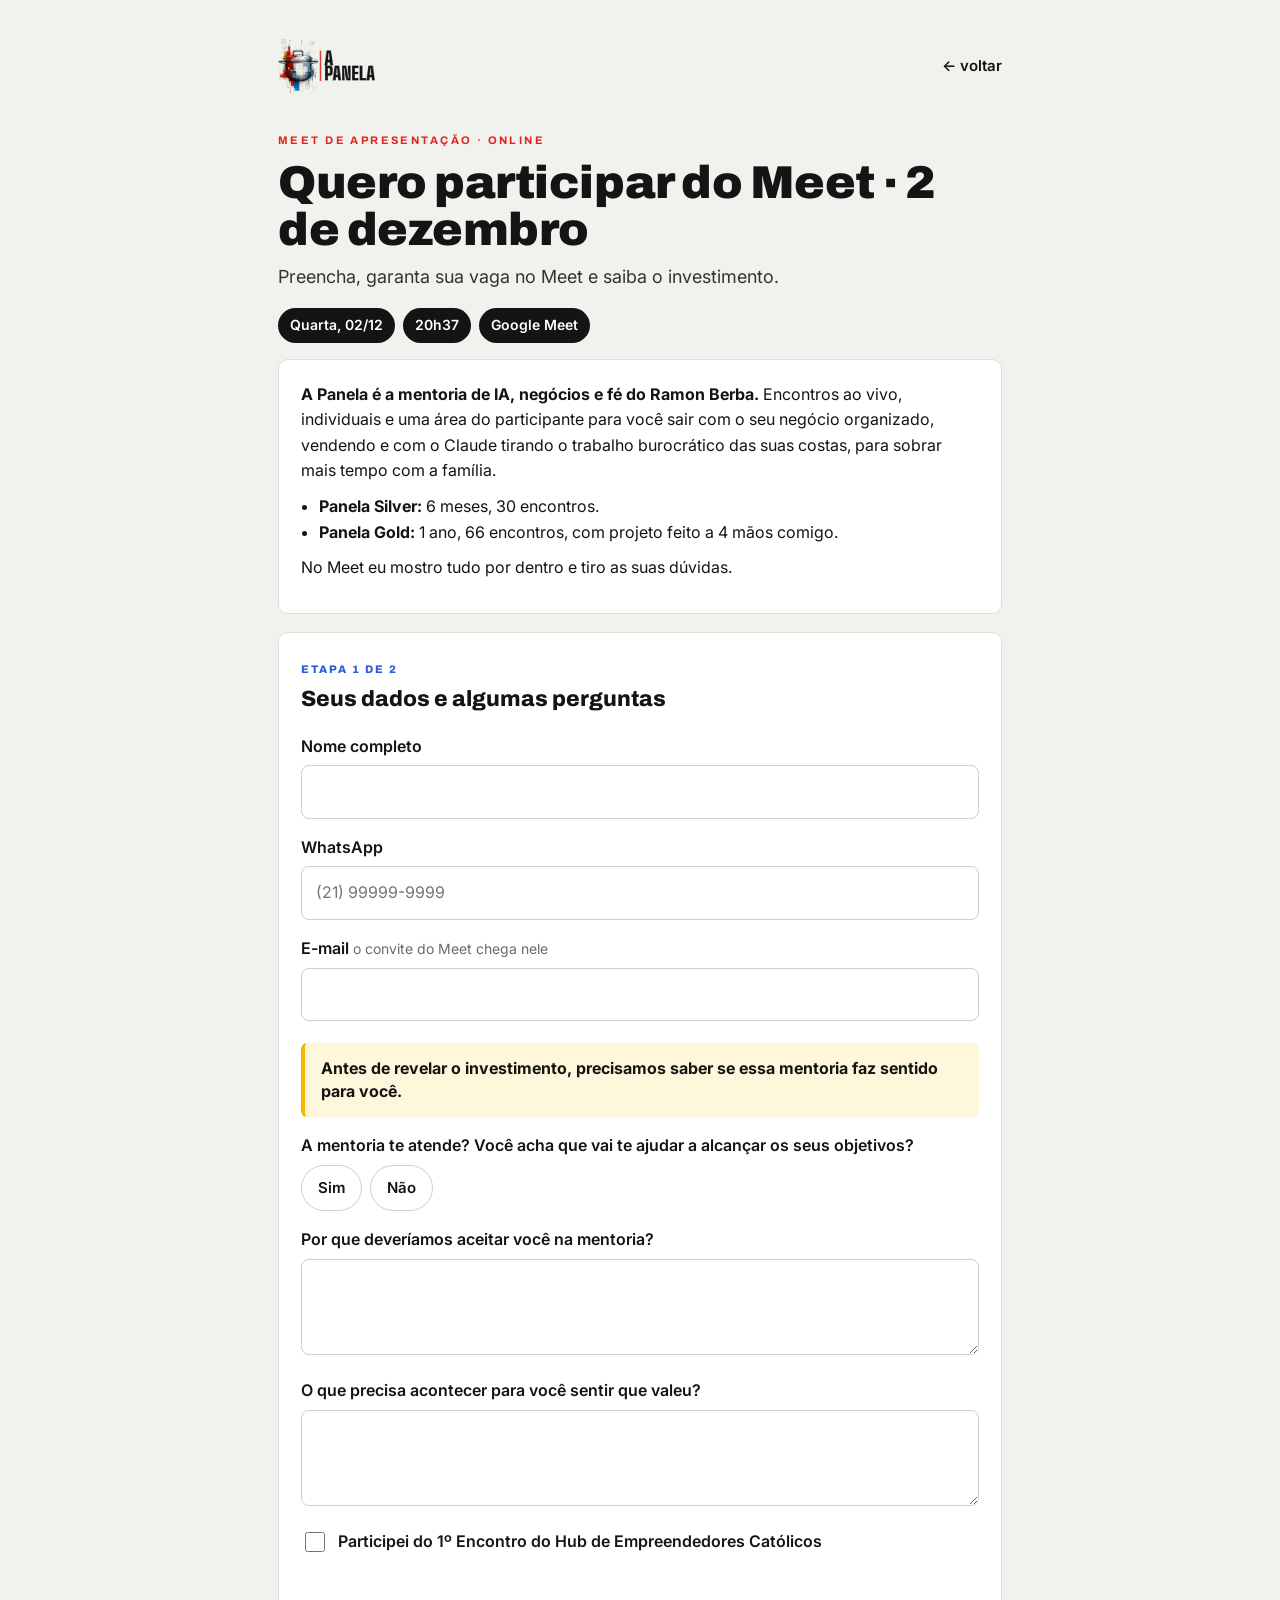
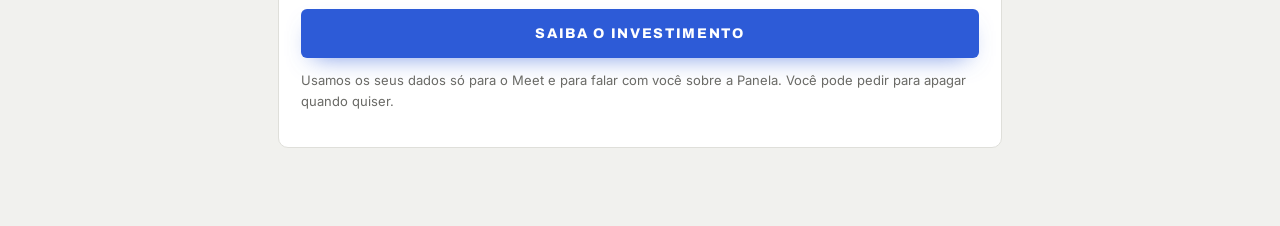
<file: entender/index.html>
<!doctype html>
<html lang="pt-BR">
<head>
<meta charset="utf-8">
<meta name="viewport" content="width=device-width,initial-scale=1,viewport-fit=cover">
<title>Meet de apresentação · A Panela</title>
<meta name="description" content="Garanta sua vaga no Meet de apresentação da Panela, a mentoria de IA, negócios e fé do Ramon Berba.">
<meta name="robots" content="noindex">
<link rel="preconnect" href="https://fonts.googleapis.com"><link rel="preconnect" href="https://fonts.gstatic.com" crossorigin>
<link rel="stylesheet" href="https://fonts.googleapis.com/css2?family=Archivo:wght@400;500;600;700;800;900&family=Inter:wght@300;400;500;600&display=swap">
<style>
:root{--bg:#F1F1EE;--surface:#fff;--ink:#141414;--muted:#6A6A66;--line:#DFDFDA;--azul:#2D5BD7;--vermelho:#E2231A;--amarelo:#F5B800;
--display:"Archivo","Arial Narrow",system-ui,sans-serif;--texto:"Inter",system-ui,-apple-system,"Segoe UI",sans-serif;color-scheme:light}
*{box-sizing:border-box}
body{margin:0;background:var(--bg);color:var(--ink);font-family:var(--texto);font-size:16px;line-height:1.6}
a{color:inherit}
[hidden]{display:none!important}
.wrap{max-width:760px;margin:0 auto;padding:28px max(18px,env(safe-area-inset-left,0px)) 60px}
.topo{display:flex;align-items:center;gap:12px;margin-bottom:22px}
.topo img{height:56px;width:auto;object-fit:contain;display:block}
.topo a{font-size:15px;font-weight:600;color:var(--ink);text-decoration:none;margin-left:auto;padding:10px 0}
.rot{font-family:var(--display);font-size:11px;font-weight:700;letter-spacing:.22em;text-transform:uppercase;color:var(--vermelho)}
h1{font-family:var(--display);font-weight:900;font-size:clamp(30px,6vw,46px);line-height:1.02;letter-spacing:-.01em;margin:8px 0 10px}
h2{font-family:var(--display);font-weight:800;font-size:22px;margin:0 0 10px}
.subt{margin:0 0 12px;font-size:18px;color:#333}
.data{display:inline-flex;flex-wrap:wrap;gap:8px;margin:4px 0 16px}
.data span{background:var(--ink);color:#fff;border-radius:999px;padding:6px 12px;font-size:14px;font-weight:600}
.card{background:var(--surface);border:1px solid var(--line);border-radius:10px;padding:22px;margin:0 0 18px}
.resumo p{margin:0 0 10px}
.resumo ul{margin:6px 0 0;padding-left:18px}
.passo{display:inline-block;font-family:var(--display);font-size:11px;font-weight:800;letter-spacing:.18em;text-transform:uppercase;color:var(--azul);margin-bottom:4px}
label.t,p.t{display:block;font-weight:600;margin:16px 0 6px}
.opt{font-weight:400;color:var(--muted);font-size:14px}
input[type=text],input[type=tel],input[type=email],textarea{width:100%;padding:13px 14px;border:1px solid #cfcfca;border-radius:8px;font:inherit;background:#fff;color:var(--ink)}
textarea{min-height:96px;resize:vertical}
.chips{display:flex;flex-wrap:wrap;gap:8px}
.chips label{cursor:pointer}
.chips input{position:absolute;opacity:0;pointer-events:none}
.chips span{display:inline-block;padding:10px 16px;border:1.5px solid #cfcfca;border-radius:999px;background:#fff;font-weight:600;font-size:15px}
.chips input:checked+span{border-color:var(--azul);background:var(--azul);color:#fff}
.chips input:focus-visible+span{outline:2px solid var(--azul);outline-offset:2px}
.check{display:flex;gap:10px;align-items:flex-start;margin-top:16px;font-weight:600}
.check input{width:20px;height:20px;margin-top:3px}
.btn{display:inline-flex;align-items:center;justify-content:center;gap:10px;width:100%;margin-top:22px;font-family:var(--display);font-size:14px;font-weight:800;letter-spacing:.12em;text-transform:uppercase;padding:17px 22px;border-radius:6px;border:0;background:var(--azul);color:#fff;cursor:pointer;text-decoration:none;box-shadow:0 10px 24px -12px rgba(45,91,215,.7)}
.btn[disabled]{opacity:.6;cursor:wait}
.btn.sec{background:#fff;color:var(--azul);border:1.5px solid var(--azul);box-shadow:none;margin-top:10px}
.msg{min-height:22px;margin:10px 0 0;color:var(--vermelho);font-weight:600}
.lgpd{font-size:13px;color:var(--muted);margin-top:12px}
.aviso-sentido{margin:22px 0 4px;padding:14px 16px;border-left:4px solid var(--amarelo);background:#FFF7DB;border-radius:6px;font-weight:700;font-size:16px;line-height:1.45}
.isca{position:absolute;left:-9999px;width:1px;height:1px;opacity:0}
/* etapa 2 */
.entra{animation:entra .7s ease both}
@keyframes entra{from{opacity:0;transform:translateY(18px)}to{opacity:1;transform:none}}
.precos{display:grid;grid-template-columns:1fr 1fr;gap:14px}
@media(max-width:640px){.precos{grid-template-columns:1fr}}
.preco{position:relative;border-radius:12px;padding:20px;overflow:hidden;opacity:0;transform:translateY(16px) scale(.98);transition:opacity .7s ease,transform .7s ease}
.preco.on{opacity:1;transform:none}
.preco.silver{background:linear-gradient(150deg,#f4f6f8,#d9dee3);border:1px solid #c5ccd3}
.preco.gold{background:linear-gradient(150deg,#1d1a12,#3a2f12);color:#fff;border:1px solid #8d6418}
.preco img{width:64px;height:57px;object-fit:cover;border-radius:8px;display:block;margin-bottom:8px}
.preco .nome{font-family:var(--display);font-weight:800;font-size:20px}
.preco .per{font-size:14px;opacity:.8;margin-bottom:10px}
.preco .rot2{font-size:12px;font-weight:700;letter-spacing:.12em;text-transform:uppercase;opacity:.75}
.preco .parc{font-family:var(--display);font-weight:900;font-size:clamp(24px,7vw,32px);white-space:nowrap;line-height:1.05;margin:2px 0 6px}
.preco .linha{margin:4px 0 0;font-size:15px}
.preco .total{font-size:14px;opacity:.75}
.preco .hub{margin-top:12px;padding:10px 12px;border-radius:8px;background:rgba(245,184,0,.18);font-size:14px}
@media (prefers-reduced-motion:reduce){.preco,.entra{transition:none;animation:none}}
.ok-meet{background:#E9F7EF;border:1px solid #b7e3c7;border-radius:10px;padding:16px 18px;margin:0 0 18px}
.ok-meet b{display:block;font-size:20px;margin-bottom:4px}
.agenda{display:flex;flex-wrap:wrap;gap:10px;margin-top:12px}
.agenda a{flex:1;min-width:200px;margin-top:0}
</style>
</head>
<body>
<div class="wrap">
  <div class="topo"><a href="../" aria-label="A Panela, voltar ao início" style="margin:0"><img src="../logo-h-web.png" alt="A Panela"></a><a href="../">&larr; voltar</a></div>

  <section id="cabeca">
    <span class="rot">Meet de apresentação · online</span>
    <h1>Quero participar do Meet · <span id="t-data">2 de dezembro</span></h1>
    <p class="subt">Preencha, garanta sua vaga no Meet e saiba o investimento.</p>
    <div class="data"><span id="t-dia">Quarta, 02/12</span><span id="t-hora">20h37</span><span>Google Meet</span></div>
    <div class="card resumo">
      <p><b>A Panela é a mentoria de IA, negócios e fé do Ramon Berba.</b> Encontros ao vivo, individuais e uma área do participante para você sair com o seu negócio organizado, vendendo e com o Claude tirando o trabalho burocrático das suas costas, para sobrar mais tempo com a família.</p>
      <ul><li><b>Panela Silver:</b> 6 meses, 30 encontros.</li><li><b>Panela Gold:</b> 1 ano, 66 encontros, com projeto feito a 4 mãos comigo.</li></ul>
      <p style="margin-top:10px">No Meet eu mostro tudo por dentro e tiro as suas dúvidas.</p>
    </div>
  </section>

  <!-- ETAPA 1 -->
  <form class="card" id="etapa1" novalidate>
    <span class="passo">Etapa 1 de 2</span>
    <h2>Seus dados e algumas perguntas</h2>
    <label class="t" for="nome">Nome completo</label><input id="nome" name="nome" type="text" autocomplete="name" required>
    <label class="t" for="whatsapp">WhatsApp</label><input id="whatsapp" name="whatsapp" type="tel" inputmode="tel" autocomplete="tel" placeholder="(21) 99999-9999" required>
    <label class="t" for="email">E-mail <span class="opt">o convite do Meet chega nele</span></label><input id="email" name="email" type="email" autocomplete="email" required>
    <div class="aviso-sentido">Antes de revelar o investimento, precisamos saber se essa mentoria faz sentido para você.</div>
    <p class="t">A mentoria te atende? Você acha que vai te ajudar a alcançar os seus objetivos?</p>
    <div class="chips"><label><input type="radio" name="atende" value="sim" required><span>Sim</span></label><label><input type="radio" name="atende" value="nao"><span>Não</span></label></div>
    <label class="t" for="porque">Por que deveríamos aceitar você na mentoria?</label><textarea id="porque" name="porque" maxlength="1200" required></textarea>
    <label class="t" for="valeu">O que precisa acontecer para você sentir que valeu?</label><textarea id="valeu" name="valeu" maxlength="1200" required></textarea>
    <label class="check"><input type="checkbox" name="hub" value="1"> Participei do 1º Encontro do Hub de Empreendedores Católicos</label>
    <input class="isca" name="site" type="text" tabindex="-1" autocomplete="off" aria-hidden="true">
    <p class="msg" id="msg1" role="status"></p>
    <button class="btn" type="submit" id="bt1">Saiba o investimento</button>
    <p class="lgpd">Usamos os seus dados só para o Meet e para falar com você sobre a Panela. Você pode pedir para apagar quando quiser.</p>
  </form>

  <!-- ETAPA 2 -->
  <form class="card entra" id="etapa2" hidden novalidate>
    <span class="passo">Etapa 2 de 2</span>
    <h2>O investimento</h2>
    <div class="precos" id="precos"></div>
    <p class="t" style="margin-top:22px">Faz sentido para você, nesse investimento, ter seus problemas resolvidos, dominar a IA no seu negócio, construir aplicativos e sites e ter alguém te acompanhando de perto?</p>
    <div class="chips"><label><input type="radio" name="faz_sentido" value="sim"><span>Sim, faz sentido</span></label><label><input type="radio" name="faz_sentido" value="meet"><span>Quero entender melhor no Meet</span></label></div>
    <p class="t">Para tudo o que a Panela entrega, o que você acha desse investimento?</p>
    <div class="chips"><label><input type="radio" name="percepcao" value="justo"><span>Justo pelo que entrega</span></label><label><input type="radio" name="percepcao" value="alto_vale"><span>Alto, mas vale a pena</span></label><label><input type="radio" name="percepcao" value="alto_momento"><span>Alto para o meu momento</span></label></div>
    <p class="t">Qual panela combina com você?</p>
    <div class="chips"><label><input type="radio" name="plano" value="silver"><span>Silver · 6 meses</span></label><label><input type="radio" name="plano" value="gold"><span>Gold · 1 ano</span></label></div>
    <p class="t">Qual forma se enquadra na sua realidade?</p>
    <div class="chips"><label><input type="radio" name="forma" value="12x"><span>12x no cartão</span></label><label><input type="radio" name="forma" value="pix"><span>À vista no Pix</span></label></div>
    <p class="msg" id="msg2" role="status"></p>
    <button class="btn" type="submit" id="bt2">Confirmar minha vaga no Meet</button>
  </form>

  <!-- CONFIRMAÇÃO -->
  <section id="confirmado" class="entra" hidden>
    <div class="ok-meet"><b>Vaga confirmada! Te vejo no Meet. 🙏</b><span id="r-quando">Quarta, 02/12, às 20h37</span> · o convite foi para o seu e-mail.
      <div class="agenda"><a class="btn" id="r-google" target="_blank" rel="noopener">Adicionar ao Google Agenda</a><a class="btn sec" id="r-ics" download="meet-panela.ics">Baixar convite (.ics)</a></div>
      <a class="btn sec" id="r-meet" target="_blank" rel="noopener">Link do Meet</a>
    </div>
    <div class="card"><h2>Próximos passos</h2><p style="margin:0">No Meet eu apresento tudo e respondo as suas dúvidas. Depois, leio a sua inscrição e respondo pelo WhatsApp. Quem for aceito recebe a data do 1º encontro, o link para agendar o individual e o link de pagamento.</p></div>
  </section>
</div>

<script>
/* ===== DADOS DO MEET (troque aqui se mudar) ===== */
var MEET = {
  inicio: "2026-12-02T20:37:00-03:00",
  fim:    "2026-12-02T21:37:00-03:00",
  link:   "https://meet.google.com/fxc-joai-uzi",
  titulo: "Meet de apresentação · A Panela",
  rotuloData: "2 de dezembro", rotuloDia: "Quarta, 02/12", rotuloHora: "20h37"
};
var API = "https://angelus.ramonberba.workers.dev/candidatura";

document.getElementById("t-data").textContent = MEET.rotuloData;
document.getElementById("t-dia").textContent = MEET.rotuloDia;
document.getElementById("t-hora").textContent = MEET.rotuloHora;
(function(){ var p=new URLSearchParams(location.search).get("plano"); if(p){var r=document.querySelector('input[name=plano][value="'+p+'"]'); if(r)r.checked=true;} })();

var TOKEN = "", HUB = false;
function utc(iso){ return new Date(iso).toISOString().replace(/[-:]/g,"").replace(/\.\d{3}/,""); }
function brl(v){ return "R$ "+Number(v).toLocaleString("pt-BR",{minimumFractionDigits:2,maximumFractionDigits:2}); }
function brl0(v){ return "R$ "+Number(v).toLocaleString("pt-BR",{minimumFractionDigits:0,maximumFractionDigits:2}); }
function el(t,c,h){ var e=document.createElement(t); if(c)e.className=c; if(h!=null)e.textContent=h; return e; }
function escolha(f,n){ return (f.querySelector("input[name="+n+"]:checked")||{}).value||""; }
function postar(url,d){
  return fetch(url,{method:"POST",headers:{"Content-Type":"application/json"},body:JSON.stringify(d)})
    .then(function(r){return r.json().catch(function(){return {};}).then(function(j){ if(!r.ok||!j.ok) throw new Error(j.erro||"Não foi possível enviar."); return j; });});
}

function mostrarInvestimento(precos){
  var box=document.getElementById("precos"); box.textContent="";
  [["silver","Panela Silver","6 meses · 30 encontros","../plano-prata.jpg"],["gold","Panela Gold","1 ano · 66 encontros","../plano-ouro.jpg"]].forEach(function(d,i){
    var p=precos[d[0]]; if(!p) return;
    var c=el("div","preco "+d[0]); var img=el("img"); img.src=d[3]; img.alt=""; c.appendChild(img);
    c.appendChild(el("div","nome",d[1])); c.appendChild(el("div","per",d[2]));
    c.appendChild(el("div","rot2","No cartão"));
    c.appendChild(el("div","parc","12x de "+brl(p.cheio/12)));
    c.appendChild(el("p","linha","Ou "+brl(p.cheio*0.85)+" à vista no Pix (15% de desconto)"));
    c.appendChild(el("p","linha total","Total: "+brl0(p.cheio)));
    if(HUB && p.hub){ var hh=el("div","hub"); hh.appendChild(el("b",null,"Sua condição de quem foi ao 1º Encontro (−25%): ")); hh.appendChild(document.createTextNode("12x de "+brl(p.hub/12)+" ou "+brl(p.hub*0.85)+" no Pix. Total: "+brl0(p.hub)+".")); c.appendChild(hh); }
    box.appendChild(c); setTimeout(function(){c.classList.add("on")}, 200+i*350);
  });
}

function montarAgenda(){
  var det="Meet de apresentação da Panela com o Ramon Berba. Entre pelo link: "+MEET.link;
  document.getElementById("r-quando").textContent = MEET.rotuloDia+", às "+MEET.rotuloHora;
  document.getElementById("r-meet").href = MEET.link;
  document.getElementById("r-google").href = "https://calendar.google.com/calendar/render?action=TEMPLATE&text="+encodeURIComponent(MEET.titulo)+"&dates="+utc(MEET.inicio)+"/"+utc(MEET.fim)+"&details="+encodeURIComponent(det)+"&location="+encodeURIComponent(MEET.link)+"&ctz=America/Sao_Paulo";
  var N=String.fromCharCode(13,10);
  var ics=["BEGIN:VCALENDAR","VERSION:2.0","PRODID:-//A Panela//Meet//PT","BEGIN:VEVENT","UID:meet-panela-"+utc(MEET.inicio)+"@panela.usevox.com.br","DTSTAMP:"+utc(new Date().toISOString()),"DTSTART:"+utc(MEET.inicio),"DTEND:"+utc(MEET.fim),"SUMMARY:"+MEET.titulo,"DESCRIPTION:"+det,"LOCATION:"+MEET.link,"URL:"+MEET.link,"END:VEVENT","END:VCALENDAR"].join(N);
  document.getElementById("r-ics").href = URL.createObjectURL(new Blob([ics],{type:"text/calendar"}));
}

/* etapa 1 */
var f1=document.getElementById("etapa1"), m1=document.getElementById("msg1"), b1=document.getElementById("bt1");
f1.addEventListener("submit",function(e){
  e.preventDefault(); m1.textContent="";
  var d={ nome:f1.nome.value.trim(), whatsapp:f1.whatsapp.value.trim(), email:f1.email.value.trim(), atende:escolha(f1,"atende"),
    porque:f1.porque.value.trim(), valeu:f1.valeu.value.trim(), hub:f1.hub.checked, site:f1.site.value, origem:"meet-02-12" };
  if(d.nome.length<2){m1.textContent="Escreva o seu nome.";f1.nome.focus();return;}
  if(d.whatsapp.replace(/\D/g,"").length<10){m1.textContent="Escreva o WhatsApp com DDD.";f1.whatsapp.focus();return;}
  if(!/^[^\s@]+@[^\s@]+\.[^\s@]{2,}$/.test(d.email)){m1.textContent="Confira o seu e-mail: é nele que chega o convite.";f1.email.focus();return;}
  if(!d.atende){m1.textContent="Responda se a mentoria te atende.";return;}
  if(d.porque.length<5||d.valeu.length<5){m1.textContent="Conte um pouco mais nas respostas abertas.";return;}
  b1.disabled=true; b1.textContent="Enviando…";
  postar(API,d).then(function(j){
    TOKEN=j.token||""; HUB=d.hub; mostrarInvestimento(j.precos||{});
    f1.hidden=true; document.getElementById("cabeca").hidden=true;
    var f2=document.getElementById("etapa2"); f2.hidden=false; window.scrollTo({top:0,behavior:"smooth"});
  }).catch(function(err){ m1.textContent=err.message+" Tente de novo ou fale comigo no WhatsApp (21) 99658-8197."; b1.disabled=false; b1.textContent="Saiba o investimento"; });
});

/* etapa 2 */
var f2=document.getElementById("etapa2"), m2=document.getElementById("msg2"), b2=document.getElementById("bt2");
f2.addEventListener("submit",function(e){
  e.preventDefault(); m2.textContent="";
  var d={ token:TOKEN, faz_sentido:escolha(f2,"faz_sentido"), percepcao:escolha(f2,"percepcao"), plano:escolha(f2,"plano"), forma:escolha(f2,"forma") };
  if(!d.faz_sentido||!d.percepcao||!d.plano||!d.forma){m2.textContent="Responda as quatro perguntas para confirmar.";return;}
  b2.disabled=true; b2.textContent="Confirmando…";
  postar(API+"/etapa2",d).then(function(){
    montarAgenda(); f2.hidden=true; document.getElementById("confirmado").hidden=false; window.scrollTo({top:0,behavior:"smooth"});
  }).catch(function(err){ m2.textContent=err.message+" Se continuar, fale comigo no WhatsApp (21) 99658-8197."; b2.disabled=false; b2.textContent="Confirmar minha vaga no Meet"; });
});
</script>
</body>
</html>
</file>
